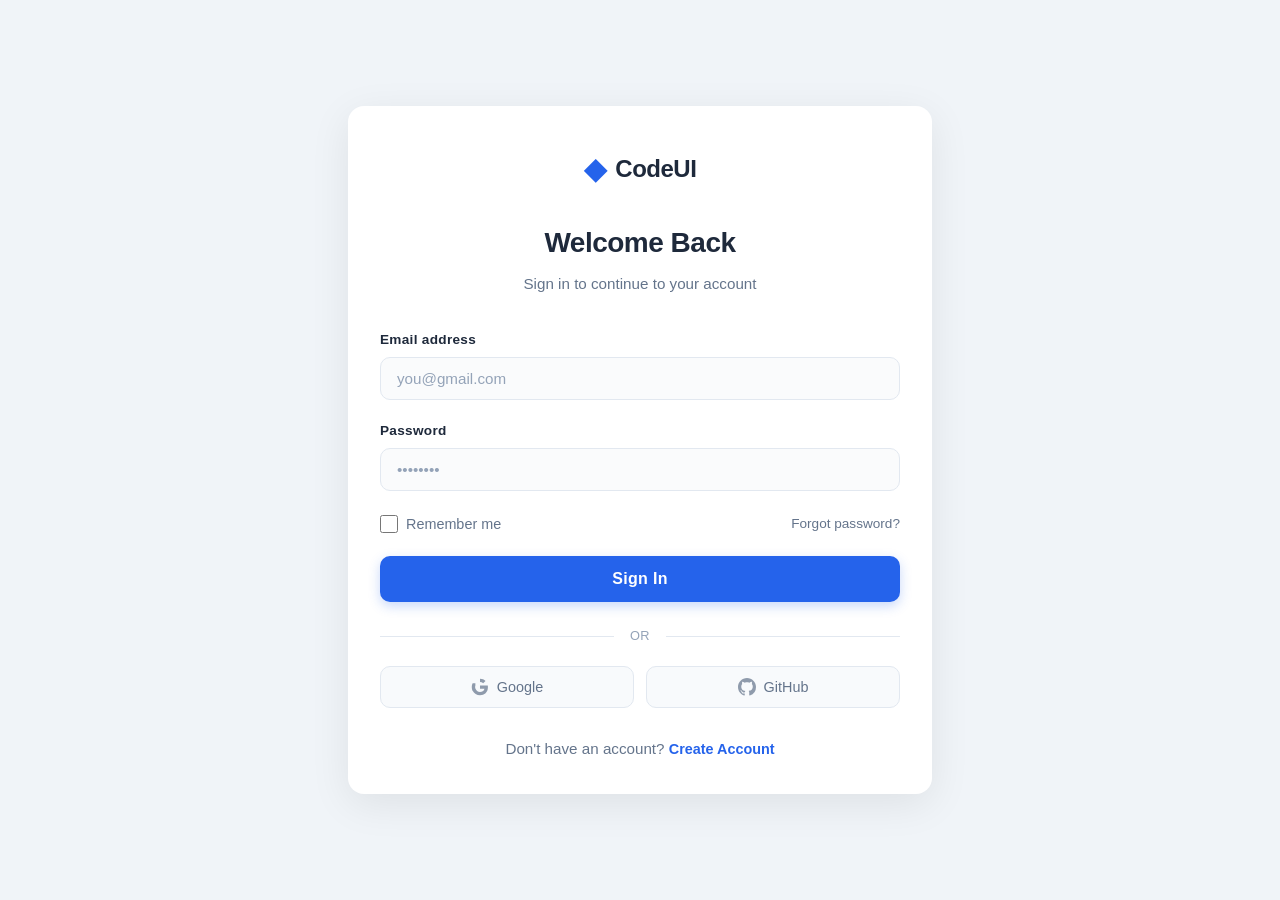
<file: index.html>
<!DOCTYPE html>
<html lang="en">
<head>
  <meta charset="UTF-8" />
  <meta name="viewport" content="width=device-width, initial-scale=1.0" />
  <title>Login · Modern App</title>
  
  <link rel="stylesheet" href="login.css" />
  <!-- JavaScript linked to your existing index.js -->
  <script src="index.js" defer></script>
</head>
<body>
  <main class="container">
    <div class="card">
      <!-- Logo -->
      <div class="logo" aria-label="Company logo">
        <span class="logo-icon">◆</span>
        <span class="logo-text">CodeUI</span>
      </div>

      <!-- Heading -->
      <h1 class="title">Welcome Back</h1>
      <p class="subtitle">Sign in to continue to your account</p>

      <form id="loginForm" class="form" action="#" method="post" novalidate>
        
        <!-- 👉 Added dynamically styled error alert container -->
        <div id="errorAlert" class="error-message" style="display: none; color: #ff3333; background: #ffe6e6; padding: 12px; border-radius: 6px; margin-bottom: 15px; font-size: 14px; text-align: center; border: 1px solid #ffcccc; font-weight: 500;">
          User not found! Please <a href="register.html" style="color: #d91e1e; font-weight: bold; text-decoration: underline;">Register First</a>.
        </div>

        <div class="input-group">
          <label for="email" class="input-label">Email address</label>
          <input
            type="email"
            id="email"
            class="input"
            placeholder="you@gmail.com"
            required
            autocomplete="email"
          />
        </div>

        <!-- Password -->
        <div class="input-group">
          <label for="password" class="input-label">Password</label>
          <input
            type="password"
            id="password"
            class="input"
            placeholder="••••••••"
            required
            autocomplete="current-password"
          />
        </div>

        <!-- Remember & Forgot -->
        <div class="form-actions">
          <label class="checkbox-wrapper">
            <input type="checkbox" id="remember" class="checkbox" />
            <span class="checkbox-label">Remember me</span>
          </label>
          <a href="#" class="link forgot-link">Forgot password?</a>
        </div>

        <!-- Sign In Button -->
        <button type="submit" id="loginBtn" class="btn btn-primary"> Sign In </button>
      </form>

      <!-- Divider -->
      <div class="divider">
        <span class="divider-line"></span>
        <span class="divider-text">or</span>
        <span class="divider-line"></span>
      </div>

      <!-- Social Buttons -->
      <div class="social-row">
        <button id="googleBtn" class="btn btn-social" aria-label="Sign in with Google">
          <svg viewBox="0 0 24 24" width="18" height="18" fill="currentColor">
            <path d="M22.56 12.25c0-.78-.07-1.53-.2-2.25H12v4.26h5.92a5.06 5.06 0 0 1-2.2 3.32v2.77h3.57c2.08-1.92 3.28-4.74 3.28-8.1z"/>
            <path d="M12 23c2.97 0 5.46-.98 7.28-2.66l-3.57-2.77c-.98.66-2.23 1.06-3.71 1.06-2.86 0-5.29-1.93-6.16-4.53H2.18v2.84C3.99 20.53 7.7 23 12 23z"/>
            <path d="M5.84 14.09c-.22-.66-.35-1.36-.35-2.09s.13-1.43.35-2.09V7.07H2.18C1.43 8.55 1 10.22 1 12s.43 3.45 1.18 4.93l3.66-2.84z"/>
            <path d="M12 5.38c1.62 0 3.06.56 4.21 1.64l3.15-3.15C17.45 2.09 14.97 1 12 1 7.7 1 3.47 2.18 7.07l3.66 2.84c.87-2.6 3.3-4.53 6.16-4.53z"/>
          </svg>
          <span>Google</span>
        </button>
        <button id="githubBtn" class="btn btn-social" aria-label="Sign in with GitHub">
          <svg viewBox="0 0 24 24" width="18" height="18" fill="currentColor">
            <path d="M12 0C5.37 0 0 5.37 0 12c0 5.31 3.435 9.795 8.205 11.385.6.105.825-.255.825-.57 0-.285-.015-1.23-.015-2.235-3.015.555-3.795-.735-4.035-1.41-.135-.345-.72-1.41-1.23-1.695-.42-.225-1.02-.78-.015-.795.945-.015 1.62.87 1.845 1.23 1.08 1.815 2.805 1.305 3.495.99.105-.78.42-1.305.765-1.605-2.67-.3-5.46-1.335-5.46-5.925 0-1.305.465-2.385 1.23-3.225-.12-.3-.54-1.53.12-3.15 0 0 1.005-.315 3.3 1.23.96-.27 1.98-.405 3-.405s2.04.135 3 .405c2.295-1.56 3.3-1.23 3.3-1.23.66 1.62.24 2.85.12 3.15.765.84 1.23 1.905 1.23 3.225 0 4.605-2.805 5.625-5.475 5.925.435.375.81 1.095.81 2.22 0 1.605-.015 2.895-.015 3.3 0 .315.225.69.825.57A12.02 12.02 0 0 0 24 12c0-6.63-5.37-12-12-12z"/>
          </svg>
          <span>GitHub</span>
        </button>
      </div>

      <!-- Create Account -->
      <p class="footer-text">
        Don't have an account? <a href="register.html" class="link create-link">Create Account</a>
      </p>
    </div>
  </main>
</body>
</html>
</file>
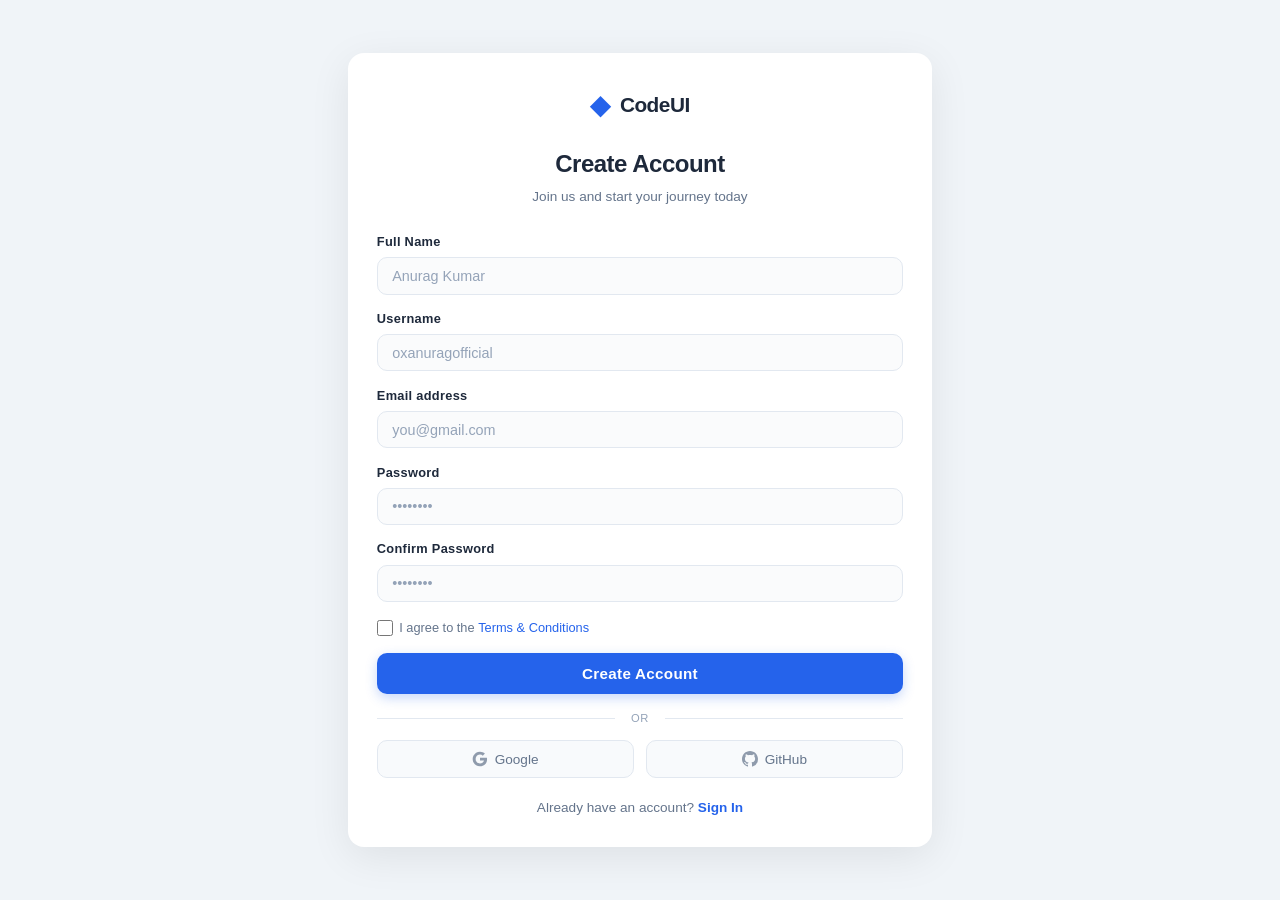
<file: register.html>
<!DOCTYPE html>
<html lang="en">
<head>
  <meta charset="UTF-8" />
  <meta name="viewport" content="width=device-width, initial-scale=1.0" />
  <title>Register · Modern App</title>
  <link rel="stylesheet" href="register.css" />
<script src="register.js"></script>
</head>
<body>
  <main class="container">
    <div class="card">
      <div class="logo">
        <span class="logo-icon">◆</span>
        <span class="logo-text">CodeUI</span>
      </div>

      <h1 class="title">Create Account</h1>
      <p class="subtitle">Join us and start your journey today</p>

      <form class="form" action="#" method="post" novalidate>
        <div class="input-group">
          <label for="name" class="input-label">Full Name</label>
          <input
            type="text"
            id="name"
            class="input"
            placeholder="Anurag Kumar"
            required
            autocomplete="name"
          />
        </div>

        <div class="input-group">
          <label for="username" class="input-label">Username</label>
          <input
            type="text"
            id="username"
            class="input"
            placeholder="oxanuragofficial"
            required
            autocomplete="username"
          />
        </div>

        <div class="input-group">
          <label for="email" class="input-label">Email address</label>
          <input
            type="email"
            id="email"
            class="input"
            placeholder="you@gmail.com"
            required
            autocomplete="email"
          />
        </div>

        <div class="input-group">
          <label for="password" class="input-label">Password</label>
          <input
            type="password"
            id="password"
            class="input"
            placeholder="••••••••"
            required
            autocomplete="new-password"
          />
        </div>

        <div class="input-group">
          <label for="confirmPassword" class="input-label">Confirm Password</label>
          <input
            type="password"
            id="confirmPassword"
            class="input"
            placeholder="••••••••"
            required
            autocomplete="new-password"
          />
        </div>

        <div class="form-actions terms-wrapper">
          <label class="checkbox-wrapper">
            <input type="checkbox" id="terms" class="checkbox" required />
            <span class="checkbox-label">
              I agree to the <a href="#" class="link terms-link">Terms &amp; Conditions</a>
            </span>
          </label>
        </div>

        <button type="submit" id="registerBtn" class="btn btn-primary">
          Create Account
        </button>
      </form>

      <div class="divider">
        <span class="divider-line"></span>
        <span class="divider-text">or</span>
        <span class="divider-line"></span>
      </div>

      <div class="social-row">
        <button id="googleBtn" class="btn btn-social" aria-label="Sign up with Google">
          <svg viewBox="0 0 24 24" width="18" height="18" fill="currentColor">
            <path d="M22.56 12.25c0-.78-.07-1.53-.2-2.25H12v4.26h5.92a5.06 5.06 0 0 1-2.2 3.32v2.77h3.57c2.08-1.92 3.28-4.74 3.28-8.1z"/>
            <path d="M12 23c2.97 0 5.46-.98 7.28-2.66l-3.57-2.77c-.98.66-2.23 1.06-3.71 1.06-2.86 0-5.29-1.93-6.16-4.53H2.18v2.84C3.99 20.53 7.7 23 12 23z"/>
            <path d="M5.84 14.09c-.22-.66-.35-1.36-.35-2.09s.13-1.43.35-2.09V7.07H2.18C1.43 8.55 1 10.22 1 12s.43 3.45 1.18 4.93l3.66-2.84z"/>
            <path d="M12 5.38c1.62 0 3.06.56 4.21 1.64l3.15-3.15C17.45 2.09 14.97 1 12 1 7.7 1 3.99 3.47 2.18 7.07l3.66 2.84c.87-2.6 3.3-4.53 6.16-4.53z"/>
          </svg>
          <span>Google</span>
        </button>
        <button id="githubBtn" class="btn btn-social" aria-label="Sign up with GitHub">
          <svg viewBox="0 0 24 24" width="18" height="18" fill="currentColor">
            <path d="M12 0C5.37 0 0 5.37 0 12c0 5.31 3.435 9.795 8.205 11.385.6.105.825-.255.825-.57 0-.285-.015-1.23-.015-2.235-3.015.555-3.795-.735-4.035-1.41-.135-.345-.72-1.41-1.23-1.695-.42-.225-1.02-.78-.015-.795.945-.015 1.62.87 1.845 1.23 1.08 1.815 2.805 1.305 3.495.99.105-.78.42-1.305.765-1.605-2.67-.3-5.46-1.335-5.46-5.925 0-1.305.465-2.385 1.23-3.225-.12-.3-.54-1.53.12-3.15 0 0 1.005-.315 3.3 1.23.96-.27 1.98-.405 3-.405s2.04.135 3 .405c2.295-1.56 3.3-1.23 3.3-1.23.66 1.62.24 2.85.12 3.15.765.84 1.23 1.905 1.23 3.225 0 4.605-2.805 5.625-5.475 5.925.435.375.81 1.095.81 2.22 0 1.605-.015 2.895-.015 3.3 0 .315.225.69.825.57A12.02 12.02 0 0 0 24 12c0-6.63-5.37-12-12-12z"/>
          </svg>
          <span>GitHub</span>
        </button>
      </div>

      <p class="footer-text">
        Already have an account? <a href="index.html" class="link create-link">Sign In</a>
      </p>
    </div>
  </main>
</body>
</html>
</file>
<file: login.css>
/* ============================================
   RESET & BASE
   ============================================ */
*,
*::before,
*::after {
  margin: 0;
  padding: 0;
  box-sizing: border-box;
}

/* ============================================
   CSS VARIABLES
   ============================================ */
:root {
  --bg: #f0f4f8;
  --card-bg: #ffffff;
  --primary: #2563eb;
  --primary-hover: #1d4ed8;
  --primary-light: #dbeafe;
  --text-primary: #1e293b;
  --text-secondary: #64748b;
  --text-muted: #94a3b8;
  --input-border: #e2e8f0;
  --input-focus: #2563eb;
  --shadow: 0 10px 40px rgba(0, 0, 0, 0.08);
  --shadow-hover: 0 20px 60px rgba(0, 0, 0, 0.12);
  --radius: 16px;
  --radius-input: 10px;
  --radius-btn: 10px;
  --transition: 0.25s ease;
}

/* ============================================
   BODY
   ============================================ */
body {
  font-family: -apple-system, BlinkMacSystemFont, 'Segoe UI', Roboto, 'Helvetica Neue', Arial, sans-serif;
  background: var(--bg);
  min-height: 100vh;
  display: flex;
  align-items: center;
  justify-content: center;
  padding: 1.5rem;
  margin: 0;
  color: var(--text-primary);
  line-height: 1.6;
}

/* ============================================
   CONTAINER & CARD
   ============================================ */
.container {
  width: 100%;
  max-width: 600px;
  padding: 0 0.5rem;
}

.card {
  background: var(--card-bg);
  border-radius: var(--radius);
  padding: 2.5rem 2rem 2rem;
  box-shadow: var(--shadow);
  transition: box-shadow var(--transition);
}

.card:hover {
  box-shadow: var(--shadow-hover);
}

/* ============================================
   LOGO
   ============================================ */
.logo {
  display: flex;
  align-items: center;
  gap: 0.6rem;
  justify-content: center;
  margin-bottom: 1.8rem;
}

.logo-icon {
  font-size: 1.8rem;
  color: var(--primary);
  font-weight: 700;
}

.logo-text {
  font-size: 1.5rem;
  font-weight: 700;
  color: var(--text-primary);
  letter-spacing: -0.5px;
}

/* ============================================
   TYPOGRAPHY
   ============================================ */
.title {
  font-size: 1.75rem;
  font-weight: 700;
  text-align: center;
  color: var(--text-primary);
  margin-bottom: 0.4rem;
  letter-spacing: -0.5px;
}

.subtitle {
  font-size: 0.95rem;
  color: var(--text-secondary);
  text-align: center;
  margin-bottom: 2rem;
}

/* ============================================
   FORM & INPUTS
   ============================================ */
.form {
  display: flex;
  flex-direction: column;
  gap: 1.25rem;
}

.input-group {
  display: flex;
  flex-direction: column;
  gap: 0.4rem;
}

.input-label {
  font-size: 0.85rem;
  font-weight: 600;
  color: var(--text-primary);
  letter-spacing: 0.3px;
}

.input {
  width: 100%;
  padding: 0.75rem 1rem;
  border: 1.5px solid var(--input-border);
  border-radius: var(--radius-input);
  font-size: 0.95rem;
  color: var(--text-primary);
  background: #fafbfc;
  transition: all var(--transition);
  outline: none;
}

.input::placeholder {
  color: var(--text-muted);
}

.input:hover {
  border-color: #cbd5e1;
  background: #ffffff;
}

.input:focus {
  border-color: var(--input-focus);
  box-shadow: 0 0 0 3px rgba(37, 99, 235, 0.12);
  background: #ffffff;
}

/* ============================================
   FORM ACTIONS
   ============================================ */
.form-actions {
  display: flex;
  align-items: center;
  justify-content: space-between;
  margin-top: 0.1rem;
}

.checkbox-wrapper {
  display: flex;
  align-items: center;
  gap: 0.5rem;
  cursor: pointer;
  font-size: 0.9rem;
  color: var(--text-secondary);
}

.checkbox {
  width: 18px;
  height: 18px;
  accent-color: var(--primary);
  cursor: pointer;
  flex-shrink: 0;
}

.checkbox-label {
  user-select: none;
}

/* ============================================
   LINKS
   ============================================ */
.link {
  color: var(--text-secondary);
  text-decoration: none;
  font-size: 0.9rem;
  font-weight: 500;
  transition: color var(--transition);
}

.link:hover {
  color: var(--primary);
}

.forgot-link {
  font-size: 0.85rem;
}

.create-link {
  color: var(--primary);
  font-weight: 600;
}

.create-link:hover {
  color: var(--primary-hover);
  text-decoration: underline;
}

/* ============================================
   BUTTONS
   ============================================ */
.btn {
  display: inline-flex;
  align-items: center;
  justify-content: center;
  gap: 0.5rem;
  font-weight: 600;
  font-size: 1rem;
  border: none;
  border-radius: var(--radius-btn);
  padding: 0.8rem 1.5rem;
  cursor: pointer;
  transition: all var(--transition);
  text-decoration: none;
  background: transparent;
  color: var(--text-primary);
}

.btn-primary {
  background: var(--primary);
  color: white;
  width: 100%;
  padding: 0.9rem;
  font-size: 1rem;
  font-weight: 600;
  letter-spacing: 0.3px;
  box-shadow: 0 4px 12px rgba(37, 99, 235, 0.25);
}

.btn-primary:hover {
  background: var(--primary-hover);
  transform: translateY(-2px);
  box-shadow: 0 6px 20px rgba(37, 99, 235, 0.35);
}

.btn-primary:active {
  transform: translateY(0px);
  box-shadow: 0 2px 8px rgba(37, 99, 235, 0.2);
}

/* ============================================
   DIVIDER
   ============================================ */
.divider {
  display: flex;
  align-items: center;
  gap: 1rem;
  margin: 1.5rem 0 1.2rem;
}

.divider-line {
  flex: 1;
  height: 1px;
  background: var(--input-border);
}

.divider-text {
  font-size: 0.8rem;
  color: var(--text-muted);
  text-transform: uppercase;
  letter-spacing: 0.5px;
  font-weight: 500;
  white-space: nowrap;
}

/* ============================================
   SOCIAL BUTTONS
   ============================================ */
.social-row {
  display: flex;
  gap: 0.75rem;
  margin-bottom: 0.2rem;
}

.btn-social {
  flex: 1;
  background: #f8fafc;
  border: 1.5px solid var(--input-border);
  border-radius: var(--radius-input);
  padding: 0.7rem 0.5rem;
  font-weight: 500;
  font-size: 0.9rem;
  color: var(--text-secondary);
  transition: all var(--transition);
  gap: 0.5rem;
}

.btn-social:hover {
  background: #f1f5f9;
  border-color: #cbd5e1;
  transform: translateY(-2px);
  box-shadow: 0 4px 12px rgba(0, 0, 0, 0.06);
  color: var(--text-primary);
}

.btn-social:active {
  transform: translateY(0px);
}

.btn-social svg {
  flex-shrink: 0;
  opacity: 0.7;
}

.btn-social:hover svg {
  opacity: 1;
}

/* ============================================
   FOOTER
   ============================================ */
.footer-text {
  text-align: center;
  margin-top: 1.8rem;
  color: var(--text-secondary);
  font-size: 0.95rem;
}

/* ============================================
   ACCESSIBILITY
   ============================================ */
:focus-visible {
  outline: 2px solid var(--primary);
  outline-offset: 2px;
}

/* ============================================
   RESPONSIVE
   ============================================ */

/* Tablet */
@media (max-width: 768px) {
  .card {
    padding: 2rem 1.5rem 1.8rem;
  }
  .title {
    font-size: 1.6rem;
  }
}

/* Mobile */
@media (max-width: 480px) {
  body {
    padding: 1rem;
  }
  .card {
    padding: 1.8rem 1.2rem 1.5rem;
    border-radius: 14px;
  }
  .title {
    font-size: 1.4rem;
  }
  .subtitle {
    font-size: 0.85rem;
    margin-bottom: 1.5rem;
  }
  .input {
    padding: 0.65rem 0.9rem;
    font-size: 0.9rem;
  }
  .btn-primary {
    padding: 0.75rem;
    font-size: 0.9rem;
  }
  .btn-social {
    font-size: 0.8rem;
    padding: 0.6rem 0.3rem;
  }
  .form-actions {
    flex-wrap: wrap;
    gap: 0.5rem;
  }
  .social-row {
    gap: 0.5rem;
  }
  .divider {
    margin: 1.2rem 0 1rem;
  }
  .logo-text {
    font-size: 1.3rem;
  }
  .logo-icon {
    font-size: 1.5rem;
  }
}

/* Small Mobile */
@media (max-width: 360px) {
  .card {
    padding: 1.5rem 1rem 1.2rem;
  }
  .title {
    font-size: 1.2rem;
  }
  .input {
    padding: 0.55rem 0.8rem;
    font-size: 0.85rem;
  }
  .btn-social {
    font-size: 0.7rem;
    padding: 0.5rem 0.2rem;
  }
  .btn-social svg {
    width: 16px;
    height: 16px;
  }
}

/* ============================================
   REDUCED MOTION
   ============================================ */
@media (prefers-reduced-motion: reduce) {
  *,
  *::before,
  *::after {
    animation-duration: 0.01ms !important;
    transition-duration: 0.01ms !important;
  }
  .btn-primary:hover {
    transform: none;
  }
  .btn-social:hover {
    transform: none;
  }
  .card:hover {
    box-shadow: var(--shadow);
  }
}
</file>
<file: register.css>
*,
*::before,
*::after {
  margin: 0;
  padding: 0;
  box-sizing: border-box;
}

:root {
  --bg: #f0f4f8;
  --card-bg: #ffffff;
  --primary: #2563eb;
  --primary-hover: #1d4ed8;
  --primary-light: #dbeafe;
  --text-primary: #1e293b;
  --text-secondary: #64748b;
  --text-muted: #94a3b8;
  --input-border: #e2e8f0;
  --input-focus: #2563eb;
  --shadow: 0 10px 40px rgba(0, 0, 0, 0.08);
  --shadow-hover: 0 20px 60px rgba(0, 0, 0, 0.12);
  --radius: 16px;
  --radius-input: 10px;
  --radius-btn: 10px;
  --transition: 0.25s ease;
}

body {
  font-family: -apple-system, BlinkMacSystemFont, 'Segoe UI', Roboto, 'Helvetica Neue', Arial, sans-serif;
  background: var(--bg);
  min-height: 100vh;
  display: flex;
  align-items: center;
  justify-content: center;
  padding: 1.5rem;
  margin: 0;
  color: var(--text-primary);
  line-height: 1.6;
}

.container {
  width: 100%;
  max-width: 600px;
  padding: 0 0.5rem;
}

.card {
  background: var(--card-bg);
  border-radius: var(--radius);
  padding: 2rem 1.8rem 1.8rem;
  box-shadow: var(--shadow);
  transition: box-shadow var(--transition);
  max-height: 98vh;
  overflow-y: auto;
}

.card:hover {
  box-shadow: var(--shadow-hover);
}

.card::-webkit-scrollbar {
  width: 4px;
}

.card::-webkit-scrollbar-track {
  background: transparent;
}

.card::-webkit-scrollbar-thumb {
  background: var(--input-border);
  border-radius: 10px;
}

.logo {
  display: flex;
  align-items: center;
  gap: 0.6rem;
  justify-content: center;
  margin-bottom: 1.2rem;
}

.logo-icon {
  font-size: 1.6rem;
  color: var(--primary);
  font-weight: 700;
}

.logo-text {
  font-size: 1.3rem;
  font-weight: 700;
  color: var(--text-primary);
  letter-spacing: -0.5px;
}

.title {
  font-size: 1.5rem;
  font-weight: 700;
  text-align: center;
  color: var(--text-primary);
  margin-bottom: 0.2rem;
  letter-spacing: -0.5px;
}

.subtitle {
  font-size: 0.85rem;
  color: var(--text-secondary);
  text-align: center;
  margin-bottom: 1.5rem;
}

.form {
  display: flex;
  flex-direction: column;
  gap: 0.9rem;
}

.input-group {
  display: flex;
  flex-direction: column;
  gap: 0.3rem;
}

.input-label {
  font-size: 0.8rem;
  font-weight: 600;
  color: var(--text-primary);
  letter-spacing: 0.3px;
}

.input {
  width: 100%;
  padding: 0.6rem 0.9rem;
  border: 1.5px solid var(--input-border);
  border-radius: var(--radius-input);
  font-size: 0.9rem;
  color: var(--text-primary);
  background: #fafbfc;
  transition: all var(--transition);
  outline: none;
}

.input::placeholder {
  color: var(--text-muted);
}

.input:hover {
  border-color: #cbd5e1;
  background: #ffffff;
}

.input:focus {
  border-color: var(--input-focus);
  box-shadow: 0 0 0 3px rgba(37, 99, 235, 0.12);
  background: #ffffff;
}

.form-actions {
  display: flex;
  align-items: center;
  justify-content: space-between;
  margin-top: 0.1rem;
}

.terms-wrapper {
  justify-content: flex-start;
}

.checkbox-wrapper {
  display: flex;
  align-items: center;
  gap: 0.4rem;
  cursor: pointer;
  font-size: 0.8rem;
  color: var(--text-secondary);
}

.checkbox {
  width: 16px;
  height: 16px;
  accent-color: var(--primary);
  cursor: pointer;
  flex-shrink: 0;
}

.checkbox-label {
  user-select: none;
}

.link {
  color: var(--text-secondary);
  text-decoration: none;
  font-size: 0.85rem;
  font-weight: 500;
  transition: color var(--transition);
}

.link:hover {
  color: var(--primary);
}

.terms-link {
  color: var(--primary);
  font-weight: 500;
  font-size: 0.8rem;
}

.terms-link:hover {
  color: var(--primary-hover);
  text-decoration: underline;
}

.create-link {
  color: var(--primary);
  font-weight: 600;
}

.create-link:hover {
  color: var(--primary-hover);
  text-decoration: underline;
}

.btn {
  display: inline-flex;
  align-items: center;
  justify-content: center;
  gap: 0.5rem;
  font-weight: 600;
  font-size: 0.95rem;
  border: none;
  border-radius: var(--radius-btn);
  padding: 0.7rem 1.5rem;
  cursor: pointer;
  transition: all var(--transition);
  text-decoration: none;
  background: transparent;
  color: var(--text-primary);
}

.btn-primary {
  background: var(--primary);
  color: white;
  width: 100%;
  padding: 0.75rem;
  font-size: 0.95rem;
  font-weight: 600;
  letter-spacing: 0.3px;
  box-shadow: 0 4px 12px rgba(37, 99, 235, 0.25);
}

.btn-primary:hover {
  background: var(--primary-hover);
  transform: translateY(-2px);
  box-shadow: 0 6px 20px rgba(37, 99, 235, 0.35);
}

.btn-primary:active {
  transform: translateY(0px);
  box-shadow: 0 2px 8px rgba(37, 99, 235, 0.2);
}

.divider {
  display: flex;
  align-items: center;
  gap: 1rem;
  margin: 1rem 0 0.8rem;
}

.divider-line {
  flex: 1;
  height: 1px;
  background: var(--input-border);
}

.divider-text {
  font-size: 0.7rem;
  color: var(--text-muted);
  text-transform: uppercase;
  letter-spacing: 0.5px;
  font-weight: 500;
  white-space: nowrap;
}

.social-row {
  display: flex;
  gap: 0.75rem;
  margin-bottom: 0.2rem;
}

.btn-social {
  flex: 1;
  background: #f8fafc;
  border: 1.5px solid var(--input-border);
  border-radius: var(--radius-input);
  padding: 0.6rem 0.5rem;
  font-weight: 500;
  font-size: 0.85rem;
  color: var(--text-secondary);
  transition: all var(--transition);
  gap: 0.4rem;
}

.btn-social:hover {
  background: #f1f5f9;
  border-color: #cbd5e1;
  transform: translateY(-2px);
  box-shadow: 0 4px 12px rgba(0, 0, 0, 0.06);
  color: var(--text-primary);
}

.btn-social:active {
  transform: translateY(0px);
}

.btn-social svg {
  flex-shrink: 0;
  opacity: 0.7;
  width: 16px;
  height: 16px;
}

.btn-social:hover svg {
  opacity: 1;
}

.footer-text {
  text-align: center;
  margin-top: 1.2rem;
  color: var(--text-secondary);
  font-size: 0.85rem;
}

:focus-visible {
  outline: 2px solid var(--primary);
  outline-offset: 2px;
}

@media (max-width: 768px) {
  .card {
    padding: 1.8rem 1.5rem 1.5rem;
  }
  .title {
    font-size: 1.3rem;
  }
}

@media (max-width: 480px) {
  body {
    padding: 0.75rem;
  }
  .card {
    padding: 1.5rem 1rem 1.2rem;
    border-radius: 14px;
  }
  .title {
    font-size: 1.2rem;
  }
  .subtitle {
    font-size: 0.8rem;
    margin-bottom: 1.2rem;
  }
  .input {
    padding: 0.55rem 0.8rem;
    font-size: 0.85rem;
  }
  .btn-primary {
    padding: 0.65rem;
    font-size: 0.85rem;
  }
  .btn-social {
    font-size: 0.75rem;
    padding: 0.5rem 0.3rem;
  }
  .btn-social svg {
    width: 14px;
    height: 14px;
  }
  .form {
    gap: 0.7rem;
  }
  .divider {
    margin: 0.8rem 0 0.6rem;
  }
  .logo-text {
    font-size: 1.1rem;
  }
  .logo-icon {
    font-size: 1.3rem;
  }
  .logo {
    margin-bottom: 1rem;
  }
  .footer-text {
    margin-top: 1rem;
    font-size: 0.8rem;
  }
}

@media (max-width: 360px) {
  .card {
    padding: 1.2rem 0.8rem 1rem;
  }
  .title {
    font-size: 1.1rem;
  }
  .input {
    padding: 0.5rem 0.7rem;
    font-size: 0.8rem;
  }
  .btn-social {
    font-size: 0.7rem;
    padding: 0.4rem 0.2rem;
  }
  .btn-social svg {
    width: 12px;
    height: 12px;
  }
  .input-label {
    font-size: 0.7rem;
  }
  .checkbox-wrapper {
    font-size: 0.7rem;
  }
  .terms-link {
    font-size: 0.7rem;
  }
}

@media (prefers-reduced-motion: reduce) {
  *,
  *::before,
  *::after {
    animation-duration: 0.01ms !important;
    transition-duration: 0.01ms !important;
  }
  .btn-primary:hover {
    transform: none;
  }
  .btn-social:hover {
    transform: none;
  }
  .card:hover {
    box-shadow: var(--shadow);
  }
}
</file>
